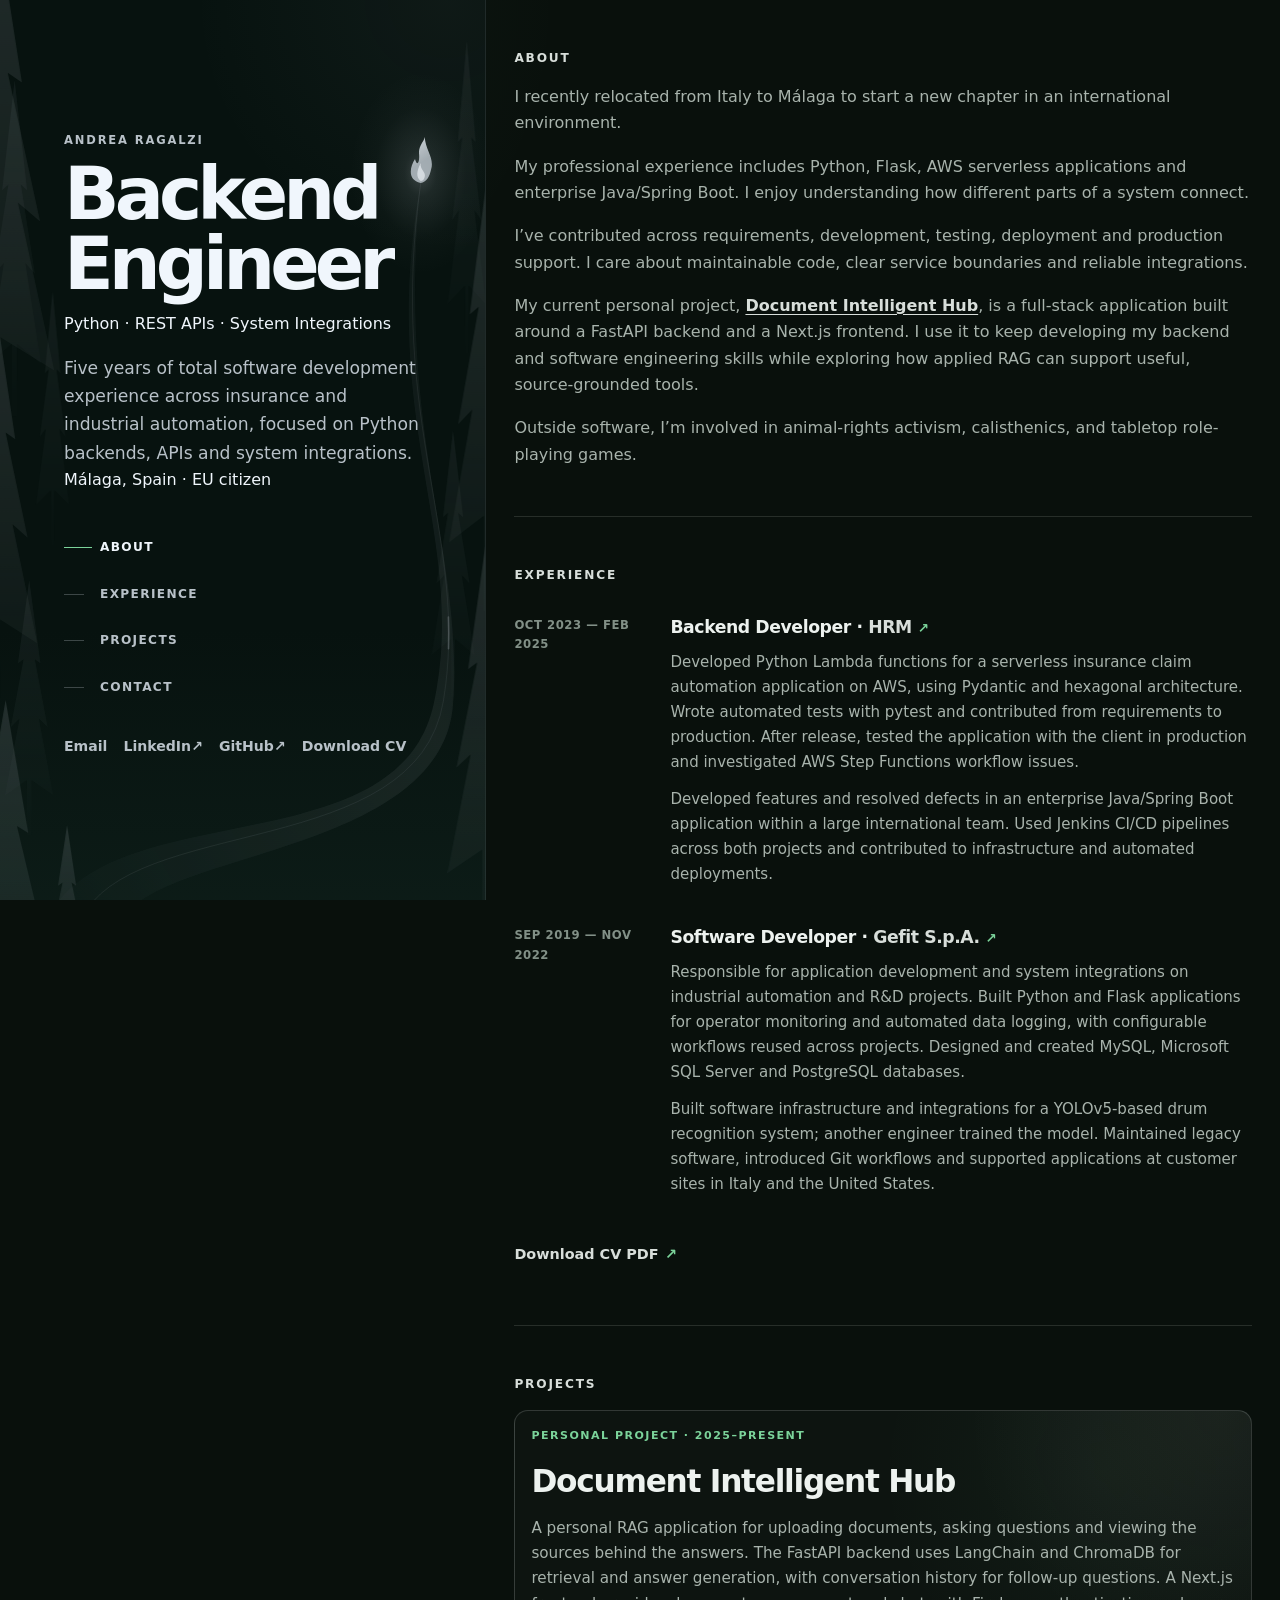
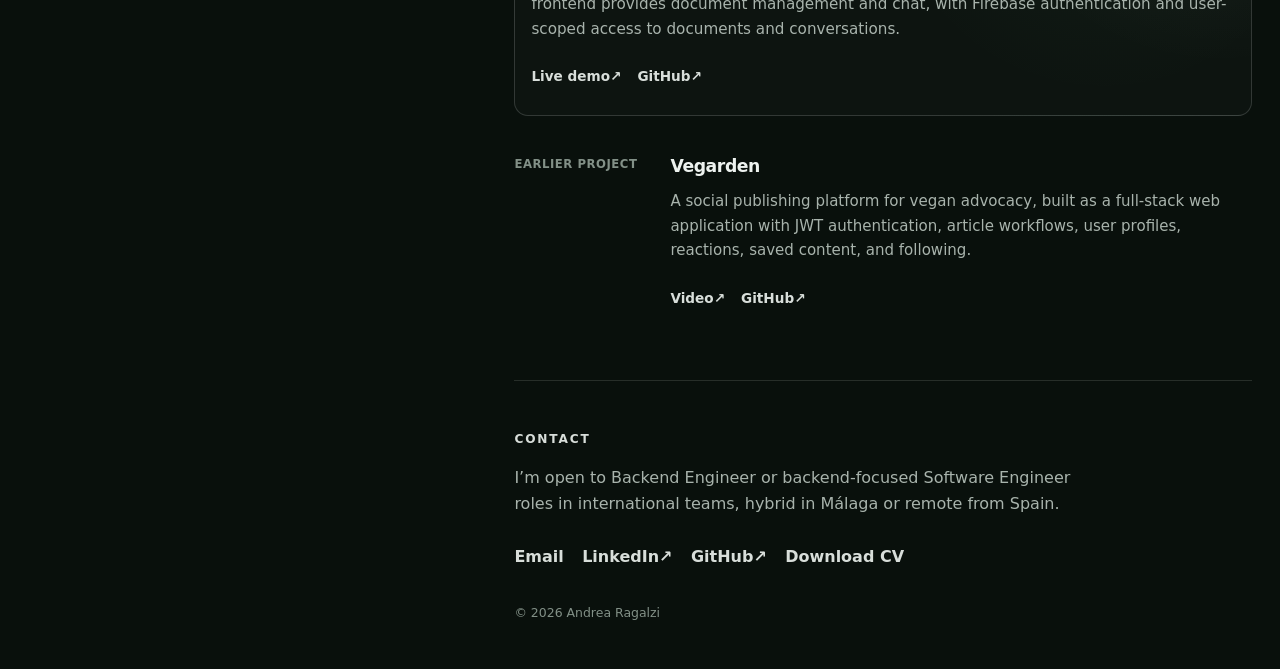
<file: index.html>
<!doctype html>
<html lang="en">
    <head>
        <meta charset="utf-8" />
        <meta name="viewport" content="width=device-width, initial-scale=1" />
        <meta
            name="description"
            content="Backend Engineer based in Málaga, focused on Python, REST APIs and system integrations. Experience in insurance and industrial automation, with a personal FastAPI/RAG project."
        />
        <meta name="theme-color" content="#09100c" />

        <title>Andrea Ragalzi — Backend Engineer</title>

        <link rel="canonical" href="https://andrea-ragalzi.github.io/" />

        <meta
            property="og:title"
            content="Andrea Ragalzi — Backend Engineer"
        />
        <meta
            property="og:description"
            content="Backend Engineer based in Málaga, focused on Python, REST APIs and system integrations. Experience in insurance and industrial automation, with a personal FastAPI/RAG project."
        />
        <meta property="og:type" content="website" />
        <meta property="og:url" content="https://andrea-ragalzi.github.io/" />
        <meta
            property="og:image"
            content="https://andrea-ragalzi.github.io/assets/images/og-image.png"
        />
        <meta property="og:image:type" content="image/png" />
        <meta property="og:image:width" content="1200" />
        <meta property="og:image:height" content="630" />
        <meta
            property="og:image:alt"
            content="Andrea Ragalzi, Backend Engineer in Málaga"
        />

        <meta name="twitter:card" content="summary_large_image" />
        <meta
            name="twitter:title"
            content="Andrea Ragalzi — Backend Engineer"
        />
        <meta
            name="twitter:description"
            content="Backend Engineer based in Málaga, focused on Python, REST APIs and system integrations. Experience in insurance and industrial automation, with a personal FastAPI/RAG project."
        />
        <meta
            name="twitter:image"
            content="https://andrea-ragalzi.github.io/assets/images/og-image.png"
        />
        <meta
            name="twitter:image:alt"
            content="Andrea Ragalzi, Backend Engineer in Málaga"
        />

        <link rel="icon" href="assets/icons/favicon.svg" type="image/svg+xml" />
        <link rel="stylesheet" href="assets/css/styles.css" />
        <script src="assets/js/main.js" defer></script>

        <script type="application/ld+json">
            {
                "@context": "https://schema.org",
                "@type": "Person",
                "name": "Andrea Ragalzi",
                "url": "https://andrea-ragalzi.github.io/",
                "jobTitle": "Backend Engineer",
                "address": {
                    "@type": "PostalAddress",
                    "addressLocality": "Málaga",
                    "addressCountry": "ES"
                },
                "sameAs": [
                    "https://github.com/andrea-ragalzi",
                    "https://www.linkedin.com/in/andrea-ragalzi"
                ],
                "knowsAbout": [
                    "Backend development",
                    "Python",
                    "Flask",
                    "AWS serverless applications",
                    "FastAPI",
                    "REST APIs",
                    "System integrations",
                    "Automated testing",

                    "Java",
                    "Spring Boot",
                    "Next.js",

                    "Applied RAG"
                ]
            }
        </script>
    </head>
    <body>
        <a class="skip-link" href="#main-content">Skip to main content</a>

        <div class="page-shell">
            <header class="profile-panel">
                <svg
                    class="forest-banner"
                    viewBox="0 0 600 900"
                    preserveAspectRatio="none"
                    aria-hidden="true"
                    focusable="false"
                >
                    <defs>
                        <linearGradient id="forest-silver" x2="0" y2="1">
                            <stop stop-color="var(--silver)" stop-opacity="0.22" />
                            <stop offset="1" stop-color="var(--silver)" stop-opacity="0.04" />
                        </linearGradient>
                        <linearGradient id="forest-path" x1="0" y1="1" x2="1" y2="0">
                            <stop stop-color="var(--silver)" stop-opacity="0.02" />
                            <stop offset="0.6" stop-color="var(--silver)" stop-opacity="0.13" />
                            <stop offset="1" stop-color="var(--silver)" stop-opacity="0.04" />
                        </linearGradient>
                        <radialGradient id="forest-glow">
                            <stop stop-color="var(--text)" stop-opacity="0.22" />
                            <stop offset="0.16" stop-color="var(--silver)" stop-opacity="0.12" />
                            <stop offset="0.45" stop-color="var(--silver)" stop-opacity="0.025" />
                            <stop offset="0.7" stop-color="var(--silver)" stop-opacity="0" />
                        </radialGradient>
                        <linearGradient id="forest-flame" x2="0.3" y2="1">
                            <stop stop-color="var(--text)" />
                            <stop offset="0.65" stop-color="var(--silver)" />
                            <stop offset="1" stop-color="var(--silver)" />
                        </linearGradient>
                        <path id="forest-tree" d="M0 0 14 38 7 36 23 67 12 63 30 98 3 91 3 116 -3 116 -3 91 -30 98 -12 63 -23 67 -7 36 -14 38Z" />
                        <path id="forest-trail" pathLength="100" d="M100 920 C160 814 515 862 548 701 S478 422 520 183" />
                    </defs>
                    <ellipse cx="520" cy="173" rx="125" ry="145" fill="url(#forest-glow)" />
                    <g class="forest-banner__scenery" fill="url(#forest-silver)">
                        <g class="forest-banner__trees forest-banner__trees--far" opacity="0.48">
                            <use href="#forest-tree" transform="translate(18 80) scale(1.1 2.9)" />
                            <use href="#forest-tree" transform="translate(65 290) scale(0.7 2.2)" />
                            <use href="#forest-tree" transform="translate(577 40) scale(0.8 2.7)" />
                            <use href="#forest-tree" transform="translate(560 430) scale(0.9 2.3)" />
                            <use href="#forest-tree" transform="translate(36 580) scale(1 2.2)" />
                        </g>
                        <g class="forest-banner__trees">
                            <use href="#forest-tree" transform="translate(-8 -100) scale(2.5 4.8)" />
                            <use href="#forest-tree" transform="translate(-5 310) scale(1.7 3.4)" />
                            <use href="#forest-tree" transform="translate(603 170) scale(1.6 3.8)" />
                            <use href="#forest-tree" transform="translate(601 540) scale(1.6 3.4)" />
                            <use href="#forest-tree" transform="translate(7 700) scale(2 3.5)" />
                            <use href="#forest-tree" transform="translate(83 825) scale(0.8 1.6)" />
                        </g>
                        <path
                            d="M58 920 C134 792 492 868 536 704 S466 422 520 183 C489 430 573 554 560 704 S195 851 152 920Z"
                            fill="url(#forest-path)"
                        />
                        <use href="#forest-trail" fill="none" stroke="var(--silver)" stroke-opacity="0.15" stroke-width="1" />
                        <use
                            class="forest-banner__light"
                            href="#forest-trail"
                            fill="none"
                            stroke="var(--silver)"
                            stroke-width="2"
                            stroke-linecap="round"
                        />
                    </g>
                    <g transform="translate(520 176)">
                        <g class="forest-banner__flame">
                            <path d="M0 7 C-16 4 -14 -8 -7 -17 C-5 -10 -1 -12 -2 -22 C-3 -30 4 -34 5 -39 C6 -26 17 -18 13 -7 C11 1 7 6 0 7Z" fill="url(#forest-flame)" />
                            <path d="M0 5 C-6 1 -5 -5 0 -13 C-1 -6 7 -4 5 1 C4 4 2 5 0 5Z" fill="var(--text)" />
                        </g>
                    </g>
                </svg>
                <div class="profile-panel__inner">
                    <p class="eyebrow">Andrea Ragalzi</p>
                    <h1>Backend Engineer</h1>
                    <p class="role-stack">
                        Python · REST APIs · System Integrations
                    </p>
                    <p class="role-summary">
                        Five years of total software development experience
                        across insurance and industrial automation, focused on
                        Python backends, APIs and system integrations.
                    </p>
                    <p class="profile-meta">Málaga, Spain · EU citizen</p>

                    <nav class="section-nav" aria-label="Portfolio sections">
                        <a href="#about">About</a>
                        <a href="#experience">Experience</a>
                        <a href="#projects">Projects</a>
                        <a href="#contact">Contact</a>
                    </nav>

                    <div class="profile-links" role="group" aria-label="Profile links">
                        <a href="mailto:andrea.ragalzi.job@gmail.com">Email</a>
                        <a
                            href="https://www.linkedin.com/in/andrea-ragalzi"
                            target="_blank"
                            rel="noopener noreferrer"
                            >LinkedIn <span aria-hidden="true">↗</span></a
                        >
                        <a
                            href="https://github.com/andrea-ragalzi"
                            target="_blank"
                            rel="noopener noreferrer"
                            >GitHub <span aria-hidden="true">↗</span></a
                        >
                        <a
                            target="_blank"
                            rel="noopener noreferrer"
                            href="assets/Andrea_Ragalzi_CV_Backend_Engineer.pdf"
                            download
                            >Download CV
                            <span class="visually-hidden">PDF</span></a
                        >
                    </div>
                </div>
            </header>

            <main class="content" id="main-content">
                <div class="content__inner">
                    <section
                        class="about"
                        id="about"
                        aria-labelledby="about-heading"
                    >
                        <h2 class="section-title" id="about-heading">About</h2>

                        <p>
                            I recently relocated from Italy to Málaga to start a
                            new chapter in an international environment.
                        </p>

                        <p>
                            My professional experience includes Python, Flask,
                            AWS serverless applications and enterprise Java/Spring
                            Boot. I enjoy understanding how different parts of a
                            system connect.
                        </p>

                        <p>
                            I’ve contributed across requirements, development,
                            testing, deployment and production support. I care
                            about maintainable code, clear service boundaries and
                            reliable integrations.
                        </p>

                        <p>
                            My current personal project,
                            <a
                                class="text-link"
                                href="https://document-intelligent-hub.vercel.app/"
                                target="_blank"
                                rel="noopener noreferrer"
                                >Document Intelligent Hub</a
                            >, is a full-stack application built around a
                            FastAPI backend and a Next.js frontend. I use it to
                            keep developing my backend and software engineering
                            skills while exploring how applied RAG can support
                            useful, source-grounded tools.
                        </p>

                        <p>
                            Outside software, I’m involved in animal-rights
                            activism, calisthenics, and tabletop role-playing
                            games.
                        </p>
                    </section>

                    <section
                        id="experience"
                        aria-labelledby="experience-heading"
                    >
                        <h2 class="section-title" id="experience-heading">
                            Experience
                        </h2>

                        <div class="entry-list">
                            <article class="entry">
                                <p class="entry__period">Oct 2023 — Feb 2025</p>
                                <div class="entry__content">
                                    <h3>
                                        Backend Developer ·
                                        <a
                                            class="external-link"
                                            href="https://hrm.group/en/"
                                            target="_blank"
                                            rel="noopener noreferrer"
                                            >HRM</a
                                        >
                                    </h3>
                                    <p>
                                        Developed Python Lambda functions for a
                                        serverless insurance claim automation
                                        application on AWS, using Pydantic and
                                        hexagonal architecture. Wrote automated
                                        tests with pytest and contributed from
                                        requirements to production. After
                                        release, tested the application with the
                                        client in production and investigated
                                        AWS Step Functions workflow issues.
                                    </p>
                                    <p>
                                        Developed features and resolved defects
                                        in an enterprise Java/Spring Boot
                                        application within a large international
                                        team. Used Jenkins CI/CD pipelines across
                                        both projects and contributed to
                                        infrastructure and automated deployments.
                                    </p>
                                </div>
                            </article>

                            <article class="entry">
                                <p class="entry__period">Sep 2019 — Nov 2022</p>
                                <div class="entry__content">
                                    <h3>
                                        Software Developer ·
                                        <a
                                            class="external-link"
                                            href="https://gefit.com/?lang=en"
                                            target="_blank"
                                            rel="noopener noreferrer"
                                            >Gefit S.p.A.</a
                                        >
                                    </h3>
                                    <p>
                                        Responsible for application development
                                        and system integrations on industrial
                                        automation and R&D projects. Built Python
                                        and Flask applications for operator
                                        monitoring and automated data logging,
                                        with configurable workflows reused across
                                        projects. Designed and created MySQL,
                                        Microsoft SQL Server and PostgreSQL
                                        databases.
                                    </p>
                                    <p>
                                        Built software infrastructure and
                                        integrations for a YOLOv5-based drum
                                        recognition system; another engineer
                                        trained the model. Maintained legacy
                                        software, introduced Git workflows and
                                        supported applications at customer sites
                                        in Italy and the United States.
                                    </p>
                                </div>
                            </article>
                        </div>

                        <div class="section-actions">
                            <a
                                class="arrow-link"
                                target="_blank"
                                rel="noopener noreferrer"
                                href="assets/Andrea_Ragalzi_CV_Backend_Engineer.pdf"
                                download
                                >Download CV PDF</a
                            >
                        </div>
                    </section>

                    <section id="projects" aria-labelledby="projects-heading">
                        <h2 class="section-title" id="projects-heading">
                            Projects
                        </h2>

                        <article
                            class="featured-project"
                            aria-labelledby="dih-title"
                        >
                            <p class="featured-project__label">
                                Personal project · 2025–Present
                            </p>
                            <h3 id="dih-title">Document Intelligent Hub</h3>
                            <p class="featured-project__summary">
                                A personal RAG application for uploading
                                documents, asking questions and viewing the
                                sources behind the answers. The FastAPI backend
                                uses LangChain and ChromaDB for retrieval and
                                answer generation, with conversation history for
                                follow-up questions. A Next.js frontend provides
                                document management and chat, with Firebase
                                authentication and user-scoped access to
                                documents and conversations.
                            </p>

                            <div class="project-links">
                                <a
                                    href="https://document-intelligent-hub.vercel.app"
                                    target="_blank"
                                    rel="noopener noreferrer"
                                    aria-label="Open the Document Intelligent Hub live demo"
                                    >Live demo
                                    <span aria-hidden="true">↗</span></a
                                >
                                <a
                                    href="https://github.com/andrea-ragalzi/document-intelligent-hub"
                                    target="_blank"
                                    rel="noopener noreferrer"
                                    aria-label="View Document Intelligent Hub repository on GitHub"
                                    >GitHub <span aria-hidden="true">↗</span></a
                                >
                            </div>
                        </article>

                        <div class="project-list">
                            <article class="project-entry">
                                <p class="entry__period">Earlier project</p>
                                <div class="entry__content">
                                    <h3>Vegarden</h3>
                                    <p>
                                        A social publishing platform for vegan
                                        advocacy, built as a full-stack web
                                        application with JWT authentication,
                                        article workflows, user profiles,
                                        reactions, saved content, and following.
                                    </p>
                                    <div class="project-links">
                                        <a
                                            href="https://www.youtube.com/watch?v=ZHgwI0IVvvA"
                                            target="_blank"
                                            rel="noopener noreferrer"
                                            aria-label="Watch Vegarden project video on YouTube"
                                            >Video
                                            <span aria-hidden="true">↗</span></a
                                        >
                                        <a
                                            href="https://github.com/andrea-ragalzi/vegarden"
                                            target="_blank"
                                            rel="noopener noreferrer"
                                            aria-label="View Vegarden repository on GitHub"
                                            >GitHub
                                            <span aria-hidden="true">↗</span></a
                                        >
                                    </div>
                                </div>
                            </article>
                        </div>
                    </section>

                    <section id="contact" aria-labelledby="contact-heading">
                        <h2 class="section-title" id="contact-heading">
                            Contact
                        </h2>
                        <p class="contact-copy">
                            I’m open to Backend Engineer or backend-focused
                            Software Engineer roles in international teams,
                            hybrid in Málaga or remote from Spain.
                        </p>

                        <div class="contact-links">
                            <a href="mailto:andrea.ragalzi.job@gmail.com"
                                >Email</a
                            >
                            <a
                                href="https://www.linkedin.com/in/andrea-ragalzi"
                                target="_blank"
                                rel="noopener noreferrer"
                                >LinkedIn <span aria-hidden="true">↗</span></a
                            >
                            <a
                                href="https://github.com/andrea-ragalzi"
                                target="_blank"
                                rel="noopener noreferrer"
                                >GitHub <span aria-hidden="true">↗</span></a
                            >
                            <a
                                target="_blank"
                                rel="noopener noreferrer"
                                href="assets/Andrea_Ragalzi_CV_Backend_Engineer.pdf"
                                download
                                >Download CV</a
                            >
                        </div>

                        <footer>
                            <p>
                                © <span id="current-year">2026</span> Andrea
                                Ragalzi
                            </p>
                        </footer>
                    </section>
                </div>
            </main>
        </div>
    </body>
</html>
</file>
<file: assets/css/styles.css>
/* Andrea Ragalzi portfolio — mobile-first */
:root {
  --background: #09100c;
  --background-raised: #0d1510;
  --surface: #101712;
  --text: #edf2ef;
  --muted: #a8b3ac;
  --quiet: #829087;
  --green: #7bd39a;
  --silver: #d8deda;
  --silver-path-opacity: 0.72;
  --line: rgba(216, 222, 218, 0.14);
  --hover: rgba(216, 222, 218, 0.045);
  --space-1: 0.25rem;
  --space-2: 0.5rem;
  --space-3: 0.75rem;
  --space-4: 1rem;
  --space-5: 1.5rem;
  --space-6: 2rem;
  --space-7: 3rem;
  --space-8: 4rem;
  --content-width: 760px;
  --page-gutter: var(--space-4);
  --radius: 0.875rem;
}

* {
  box-sizing: border-box;
}

html {
  color-scheme: dark;
  scroll-behavior: smooth;
  scroll-padding-top: 1rem;
}

body {
  min-width: 20rem;
  margin: 0;
  overflow-wrap: break-word;
  background:
    radial-gradient(circle at 14% 0%, rgba(123, 211, 154, 0.055), transparent 24rem),
    var(--background);
  color: var(--text);
  font-family: Inter, ui-sans-serif, system-ui, -apple-system, BlinkMacSystemFont, "Segoe UI", sans-serif;
  line-height: 1.65;
  text-rendering: optimizeLegibility;
}

a {
  color: inherit;
  text-decoration: none;
}

button,
a {
  -webkit-tap-highlight-color: transparent;
}

::selection {
  background: var(--silver);
  color: #07100a;
}

:focus-visible {
  outline: 0.1875rem solid var(--green);
  outline-offset: 0.25rem;
  border-radius: 0.25rem;
}

.visually-hidden {
  position: absolute;
  width: 1px;
  height: 1px;
  padding: 0;
  margin: -1px;
  overflow: hidden;
  clip: rect(0, 0, 0, 0);
  white-space: nowrap;
  border: 0;
}

.skip-link {
  position: fixed;
  top: -5rem;
  left: 1rem;
  z-index: 100;
  min-height: 2.75rem;
  padding: 0.65rem 0.9rem;
  border-radius: 0.5rem;
  background: var(--text);
  color: var(--background);
  font-weight: 750;
}

.skip-link:focus {
  top: 1rem;
}

.page-shell {
  min-height: 100vh;
}

.profile-panel {
  --background: #07120f;
  --deep-green: #1d3a31;
  --green: #7bd39a;
  --silver: #b8c1c8;
  --text: #f0f6fc;
  --muted: var(--silver);
  --line: rgba(184, 193, 200, 0.14);
  position: relative;
  isolation: isolate;
  overflow: hidden;
  border-bottom: 1px solid var(--line);
  color: var(--text);
  background:
    radial-gradient(circle at 92% 0%, rgba(184, 193, 200, 0.045), transparent 16rem),
    linear-gradient(180deg, var(--background) 70%, var(--deep-green) 200%);
}

.forest-banner {
  position: absolute;
  inset: 0;
  z-index: 0;
  width: 100%;
  height: 100%;
  pointer-events: none;
}

.forest-banner__scenery {
  opacity: var(--silver-path-opacity);
}

.forest-banner__trees {
  transform-box: fill-box;
  transform-origin: center bottom;
  animation: forest-sway 18s ease-in-out infinite alternate;
}

.forest-banner__trees--far {
  animation-duration: 24s;
  animation-delay: -8s;
}

.forest-banner__light {
  stroke-dasharray: 3 97;
  stroke-dashoffset: -55;
  opacity: 0.4;
  animation: forest-travel 16s linear infinite;
}

.forest-banner__flame {
  transform-box: fill-box;
  transform-origin: center bottom;
  opacity: 0.85;
  animation: forest-flicker 5s ease-in-out infinite;
}

@keyframes forest-sway {
  from { transform: rotate(-0.25deg); }
  to { transform: rotate(0.25deg); }
}

@keyframes forest-travel {
  0% { stroke-dashoffset: 3; opacity: 0; }
  10% { opacity: 0.45; }
  80% { opacity: 0.45; }
  94%, 100% { stroke-dashoffset: -97; opacity: 0; }
}

@keyframes forest-flicker {
  0%, 100% { transform: scale(1, 1); opacity: 0.85; }
  35% { transform: scale(0.96, 1.04); opacity: 0.95; }
  70% { transform: scale(1.03, 0.97); opacity: 0.8; }
}

.profile-panel__inner,
.content__inner {
  width: min(calc(100% - (2 * var(--page-gutter))), 45rem);
  margin-inline: auto;
}

.profile-panel__inner {
  position: relative;
  z-index: 1;
  padding-block: var(--space-6) var(--space-4);
}

.eyebrow {
  margin: 0 0 0.55rem;
  color: var(--silver);
  font-size: 0.72rem;
  font-weight: 800;
  letter-spacing: 0.16em;
  text-transform: uppercase;
}

h1,
h2,
h3,
p {
  margin-top: 0;
}

h1 {
  max-width: 11ch;
  margin-bottom: 0.75rem;
  font-size: clamp(2.65rem, 13.5vw, 4.8rem);
  line-height: 0.96;
  letter-spacing: -0.068em;
  text-wrap: balance;
}

.role-summary {
  max-width: 31rem;
  margin-bottom: 0;
  color: var(--muted);
  font-size: clamp(0.98rem, 3.8vw, 1.075rem);
}

.section-nav {
  display: flex;
  gap: 0;
  margin-top: var(--space-5);
  overflow-x: auto;
  overscroll-behavior-inline: contain;
  scrollbar-width: none;
}

.section-nav::-webkit-scrollbar {
  display: none;
}

.section-nav a,
.profile-links a,
.contact-links a,
.project-links a,
.section-actions a {
  min-height: 2.75rem;
  display: inline-flex;
  align-items: center;
}

.section-nav a {
  position: relative;
  flex: 0 0 auto;
  padding-inline: var(--space-2);
  border: 0;
  border-radius: 0;
  background: transparent;
  color: var(--muted);
  font-size: 0.76rem;
  font-weight: 800;
  letter-spacing: 0.11em;
  white-space: nowrap;
  text-transform: uppercase;
}

.section-nav a:hover {
  color: var(--silver);
}

.section-nav a::after {
  content: "";
  position: absolute;
  right: var(--space-2);
  bottom: 0;
  left: var(--space-2);
  height: 2px;
  background: transparent;
}

.section-nav a[aria-current="true"] {
  color: var(--text);
}

.section-nav a[aria-current="true"]::after {
  background: var(--green);
}

.profile-links {
  display: flex;
  flex-wrap: wrap;
  gap: 0.25rem 1rem;
  margin-top: var(--space-4);
}

.profile-links a {
  color: var(--silver);
  font-size: 0.88rem;
  font-weight: 680;
}

.profile-links a:hover,
.text-link:hover,
.external-link:hover,
.project-links a:hover,
.contact-links a:hover,
.arrow-link:hover {
  color: var(--green);
}

.content {
  min-width: 0;
}

.content__inner {
  padding-block: var(--space-5) var(--space-6);
}

section {
  min-width: 0;
  padding-bottom: 0;
  scroll-margin-top: 1rem;
}

section + section {
  margin-top: var(--space-6);
  padding-top: var(--space-6);
  border-top: 1px solid var(--line);
}

.section-title {
  margin-bottom: var(--space-4);
  color: var(--silver);
  font-size: 0.76rem;
  font-weight: 800;
  letter-spacing: 0.15em;
  text-transform: uppercase;
}

.about p {
  margin-bottom: 1.05rem;
  color: var(--muted);
}

.about p:last-child {
  margin-bottom: 0;
}

.about strong,
.text-link {
  color: var(--silver);
  font-weight: 660;
}

.text-link {
  text-decoration: underline;
  text-decoration-thickness: 0.08em;
  text-underline-offset: 0.18em;
}

.entry-list,
.project-list {
  display: grid;
}

.entry,
.project-entry {
  min-width: 0;
  display: grid;
  grid-template-columns: minmax(0, 1fr);
  gap: 0.35rem;
  margin-inline: -0.875rem;
  padding: var(--space-3) 0.875rem;
  border-radius: 0.625rem;
  transition: background-color 160ms ease;
}

.entry:hover,
.project-entry:hover {
  background: var(--hover);
}

.entry__period {
  margin-bottom: 0;
  color: var(--quiet);
  font-size: 0.73rem;
  font-weight: 720;
  letter-spacing: 0.045em;
  text-transform: uppercase;
}

.entry__content {
  min-width: 0;
}

.entry__content h3,
.featured-project h3 {
  margin-bottom: 0.55rem;
  font-size: 1.08rem;
  letter-spacing: -0.025em;
}

.entry__content p {
  margin-bottom: 0.8rem;
  color: var(--muted);
  font-size: 0.94rem;
}

.external-link {
  display: inline;
  color: var(--silver);
}

.external-link::after {
  content: "↗";
  display: inline-block;
  margin-left: 0.35rem;
  color: var(--green);
  font-size: 0.78em;
  transition: transform 160ms ease;
}

.entry:hover .external-link::after,
.project-entry:hover .external-link::after,
.featured-project:hover .external-link::after {
  transform: translate(0.125rem, -0.125rem);
}

.section-actions {
  display: flex;
  flex-wrap: wrap;
  gap: 0.25rem 1rem;
  margin-top: var(--space-3);
}

.arrow-link {
  color: var(--silver);
  font-size: 0.9rem;
  font-weight: 720;
}

.arrow-link::after {
  content: "↗";
  margin-left: 0.4rem;
  color: var(--green);
}

.featured-project {
  min-width: 0;
  margin-bottom: var(--space-5);
  padding: var(--space-4);
  border: 1px solid rgba(216, 222, 218, 0.18);
  border-radius: var(--radius);
  background:
    radial-gradient(circle at 96% 0%, rgba(216, 222, 218, 0.055), transparent 16rem),
    radial-gradient(circle at 80% 20%, rgba(123, 211, 154, 0.045), transparent 14rem),
    rgba(216, 222, 218, 0.02);
  transition: background-color 160ms ease, border-color 160ms ease;
}

.featured-project:hover {
  border-color: rgba(216, 222, 218, 0.24);
}

.featured-project__label {
  margin-bottom: 0.65rem;
  color: var(--green);
  font-size: 0.69rem;
  font-weight: 800;
  letter-spacing: 0.135em;
  text-transform: uppercase;
}

.featured-project h3 {
  font-size: clamp(1.45rem, 7.5vw, 1.95rem);
  letter-spacing: -0.04em;
}

.featured-project__summary {
  margin-bottom: 0;
  color: var(--muted);
  font-size: 0.95rem;
}

.project-links {
  display: flex;
  flex-wrap: wrap;
  gap: 0.25rem 1rem;
  margin-top: 0.8rem;
}

.project-links a {
  color: var(--silver);
  font-size: 0.85rem;
  font-weight: 680;
}

.contact-copy {
  max-width: 35rem;
  color: var(--muted);
}

.contact-links {
  display: flex;
  flex-wrap: wrap;
  gap: 0.25rem 1.15rem;
  margin-top: 1.1rem;
}

.contact-links a {
  color: var(--silver);
  font-weight: 680;
}

footer {
  padding-top: 1.5rem;
  color: var(--quiet);
  font-size: 0.78rem;
}

footer p {
  margin-bottom: 0.3rem;
}

@media (min-width: 43.75rem) {
  .entry,
  .project-entry {
    grid-template-columns: 8.5rem minmax(0, 1fr);
    gap: 1.25rem;
    margin-inline: -1.125rem;
    padding: var(--space-3) 1.125rem;
  }

  .entry__period {
    padding-top: 0.2rem;
  }

}

@media (min-width: 60rem) {
  .page-shell {
    display: grid;
    grid-template-columns: minmax(22.5rem, 38%) minmax(0, 1fr);
  }

  .profile-panel {
    position: sticky;
    top: 0;
    height: 100vh;
    min-height: 40rem;
    display: flex;
    align-items: center;
    border-right: 1px solid var(--line);
    border-bottom: 0;
  }

  .profile-panel__inner {
    width: min(100%, 38.75rem);
    margin-left: auto;
    padding: 3.25rem clamp(2.25rem, 5vw, 5rem);
  }

  h1 {
    font-size: clamp(3.35rem, 5.7vw, 5.8rem);
  }

  .section-nav {
    display: grid;
    grid-template-columns: 1fr;
    gap: 0.15rem;
    width: max-content;
    margin-top: 2rem;
    overflow: visible;
  }

  .section-nav a {
    min-width: 8rem;
    padding-inline: 2.25rem 0;
  }

  .section-nav a::before {
    content: "";
    position: absolute;
    left: 0;
    top: 50%;
    width: 1.25rem;
    height: 1px;
    background: var(--silver);
    opacity: 0.3;
    transition: width 160ms ease, background-color 160ms ease;
  }

  .section-nav a::after {
    display: none;
  }

  .section-nav a[aria-current="true"]::before {
    width: 1.75rem;
    background: var(--green);
    opacity: 1;
  }

  .content__inner {
    width: min(calc(100% - 3.5rem), var(--content-width));
    padding-block: var(--space-7) 2.5rem;
  }

  section {
    scroll-margin-top: 2rem;
  }

  section + section {
    margin-top: var(--space-7);
    padding-top: var(--space-7);
  }
}

@media (min-width: 60rem) and (max-height: 40rem) {
  .profile-panel {
    min-height: 0;
    overflow-y: auto;
  }
}

@media (min-width: 90rem) {
  .page-shell {
    grid-template-columns: minmax(32rem, 38%) minmax(0, 1fr);
  }

  .content__inner {
    width: min(calc(100% - 5rem), var(--content-width));
  }
}

@media (hover: none) {
  .entry:hover,
  .project-entry:hover {
    background: transparent;
  }
}

@media (prefers-reduced-motion: reduce) {
  .forest-banner * {
    animation: none !important;
  }

  html {
    scroll-behavior: auto;
  }

  *,
  *::before,
  *::after {
    scroll-behavior: auto !important;
    transition-duration: 0.01ms !important;
    animation-duration: 0.01ms !important;
    animation-iteration-count: 1 !important;
  }
}
</file>
